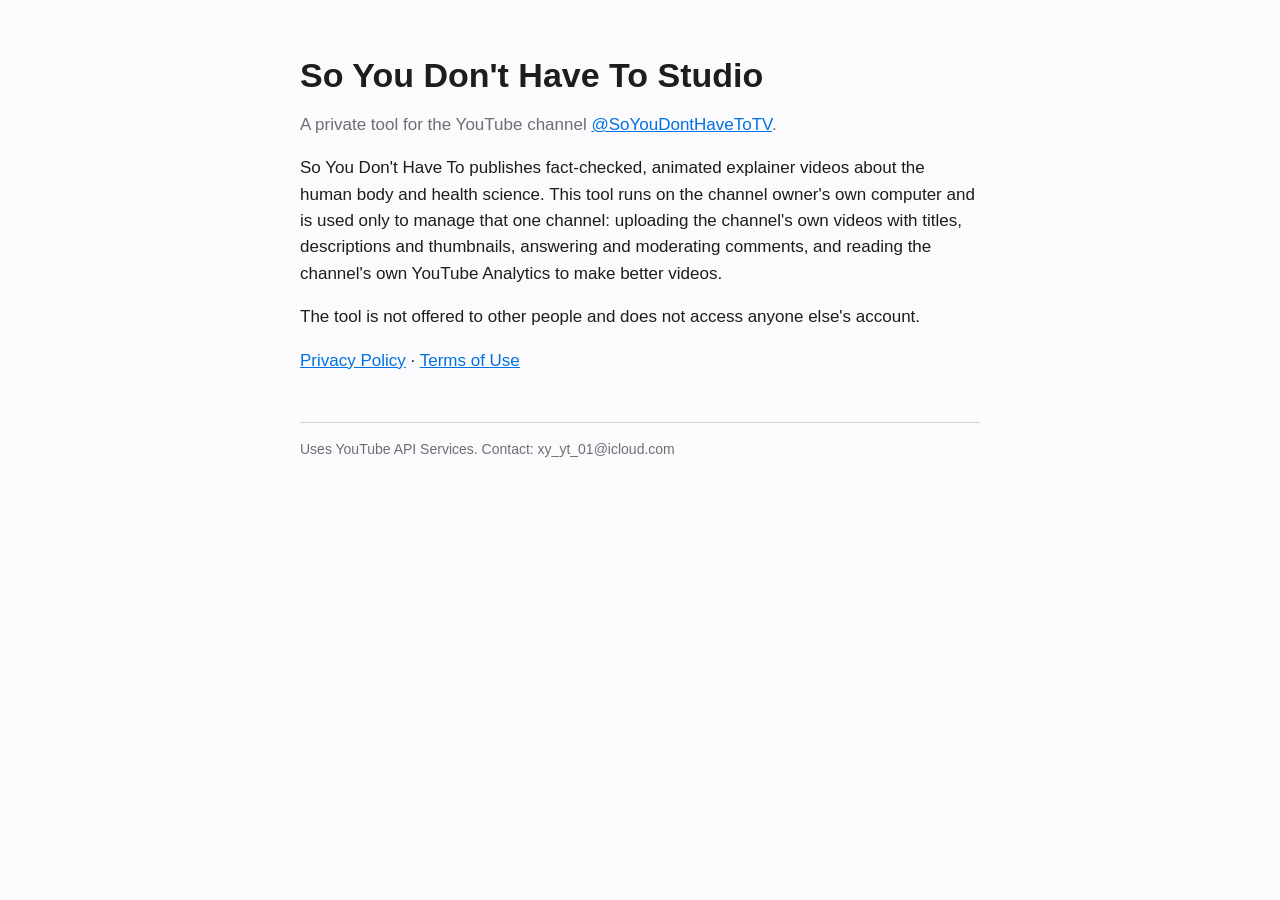
<file: index.html>
<!doctype html><html lang="en"><head><meta charset="utf-8"><meta name="viewport" content="width=device-width,initial-scale=1">
<title>So You Don't Have To Studio</title><link rel="stylesheet" href="style.css"></head><body><main>
<h1>So You Don't Have To Studio</h1>
<p class="mute">A private tool for the YouTube channel <a href="https://www.youtube.com/@SoYouDontHaveToTV">@SoYouDontHaveToTV</a>.</p>
<p>So You Don't Have To publishes fact-checked, animated explainer videos about the human body and health science. This tool runs on the channel owner's own computer and is used only to manage that one channel: uploading the channel's own videos with titles, descriptions and thumbnails, answering and moderating comments, and reading the channel's own YouTube Analytics to make better videos.</p>
<p>The tool is not offered to other people and does not access anyone else's account.</p>
<p><a href="privacy.html">Privacy Policy</a> · <a href="terms.html">Terms of Use</a></p>
<footer>Uses YouTube API Services. Contact: xy_yt_01@icloud.com</footer>
</main></body></html>
</file>
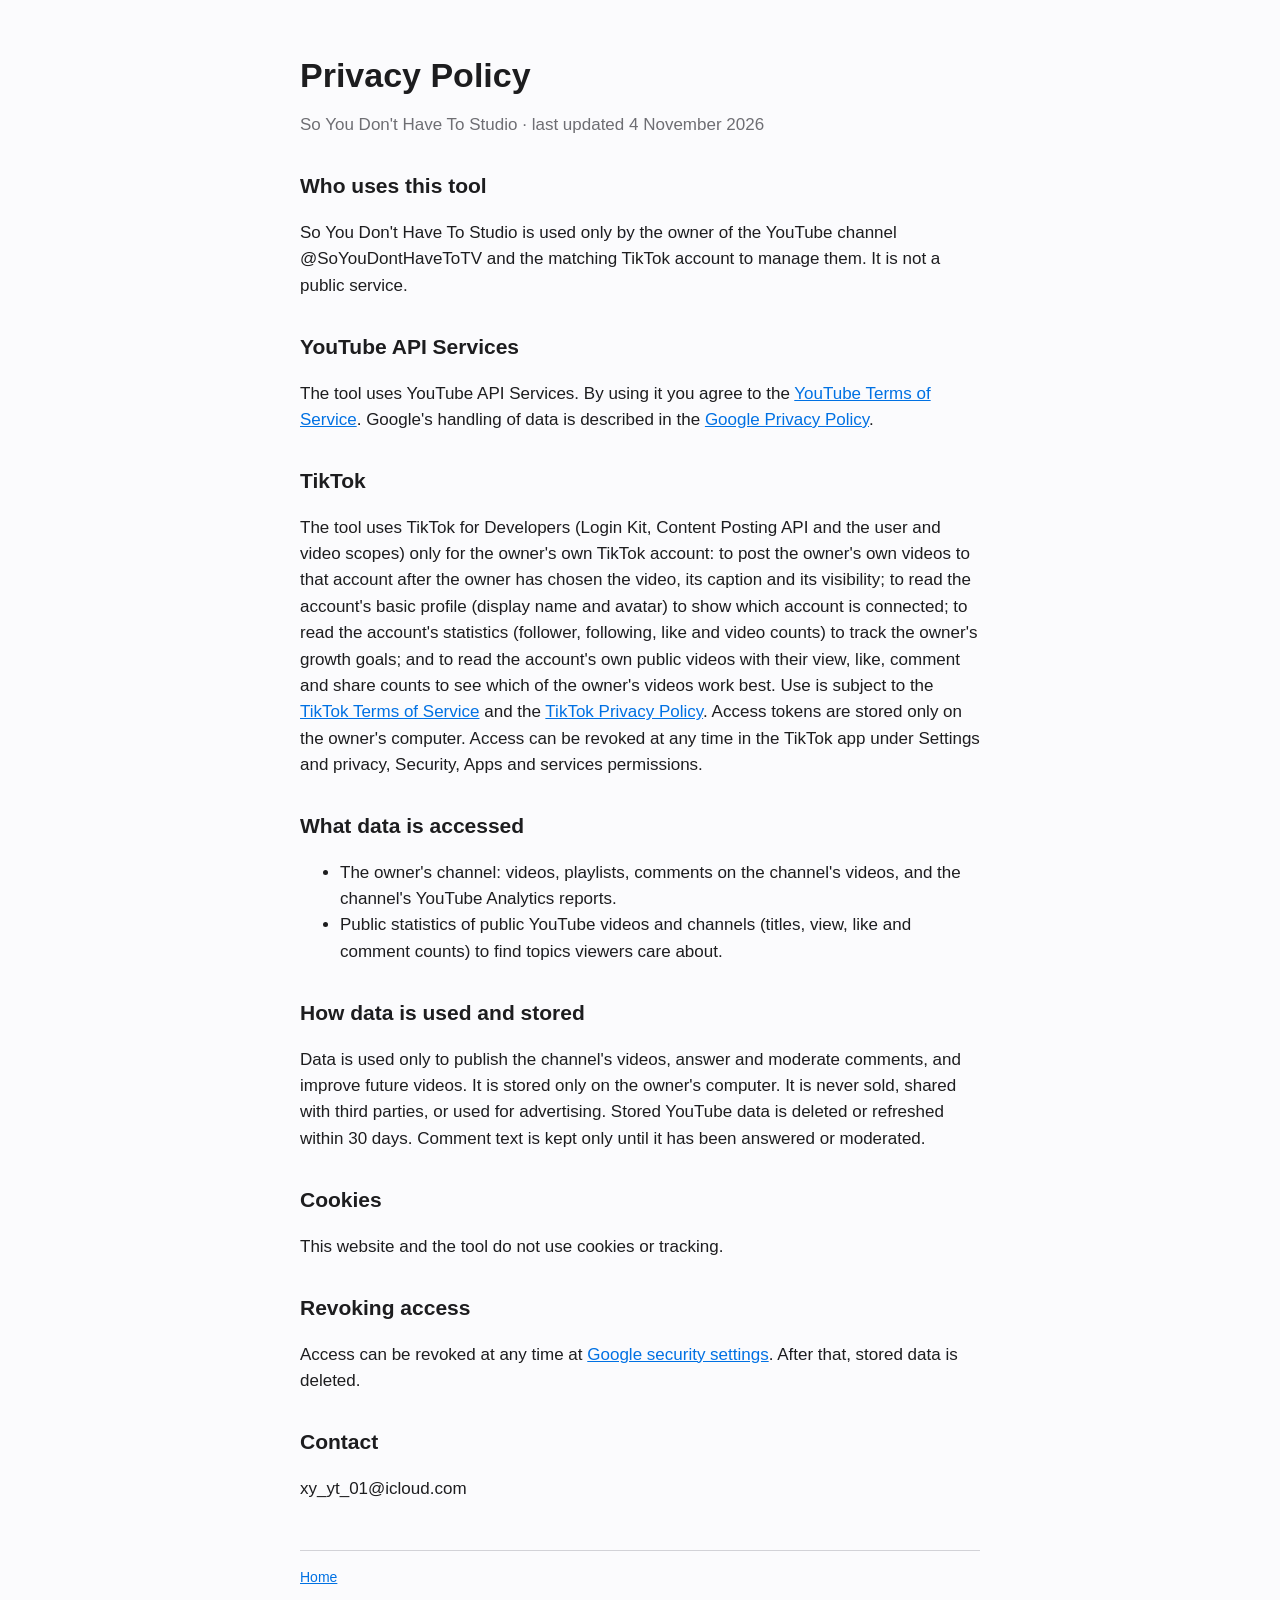
<file: privacy.html>
<!doctype html><html lang="en"><head><meta charset="utf-8"><meta name="viewport" content="width=device-width,initial-scale=1">
<title>Privacy Policy</title><link rel="stylesheet" href="style.css"></head><body><main>
<h1>Privacy Policy</h1><p class="mute">So You Don't Have To Studio · last updated 4 November 2026</p>
<h2>Who uses this tool</h2><p>So You Don't Have To Studio is used only by the owner of the YouTube channel @SoYouDontHaveToTV and the matching TikTok account to manage them. It is not a public service.</p>
<h2>YouTube API Services</h2><p>The tool uses YouTube API Services. By using it you agree to the <a href="https://www.youtube.com/t/terms">YouTube Terms of Service</a>. Google's handling of data is described in the <a href="https://policies.google.com/privacy">Google Privacy Policy</a>.</p>
<h2>TikTok</h2><p>The tool uses TikTok for Developers (Login Kit, Content Posting API and the user and video scopes) only for the owner's own TikTok account: to post the owner's own videos to that account after the owner has chosen the video, its caption and its visibility; to read the account's basic profile (display name and avatar) to show which account is connected; to read the account's statistics (follower, following, like and video counts) to track the owner's growth goals; and to read the account's own public videos with their view, like, comment and share counts to see which of the owner's videos work best. Use is subject to the <a href="https://www.tiktok.com/legal/terms-of-service">TikTok Terms of Service</a> and the <a href="https://www.tiktok.com/legal/privacy-policy">TikTok Privacy Policy</a>. Access tokens are stored only on the owner's computer. Access can be revoked at any time in the TikTok app under Settings and privacy, Security, Apps and services permissions.</p>
<h2>What data is accessed</h2><ul><li>The owner's channel: videos, playlists, comments on the channel's videos, and the channel's YouTube Analytics reports.</li><li>Public statistics of public YouTube videos and channels (titles, view, like and comment counts) to find topics viewers care about.</li></ul>
<h2>How data is used and stored</h2><p>Data is used only to publish the channel's videos, answer and moderate comments, and improve future videos. It is stored only on the owner's computer. It is never sold, shared with third parties, or used for advertising. Stored YouTube data is deleted or refreshed within 30 days. Comment text is kept only until it has been answered or moderated.</p>
<h2>Cookies</h2><p>This website and the tool do not use cookies or tracking.</p>
<h2>Revoking access</h2><p>Access can be revoked at any time at <a href="https://security.google.com/settings/security/permissions">Google security settings</a>. After that, stored data is deleted.</p>
<h2>Contact</h2><p>xy_yt_01@icloud.com</p>
<footer><a href="index.html">Home</a></footer></main></body></html>
</file>
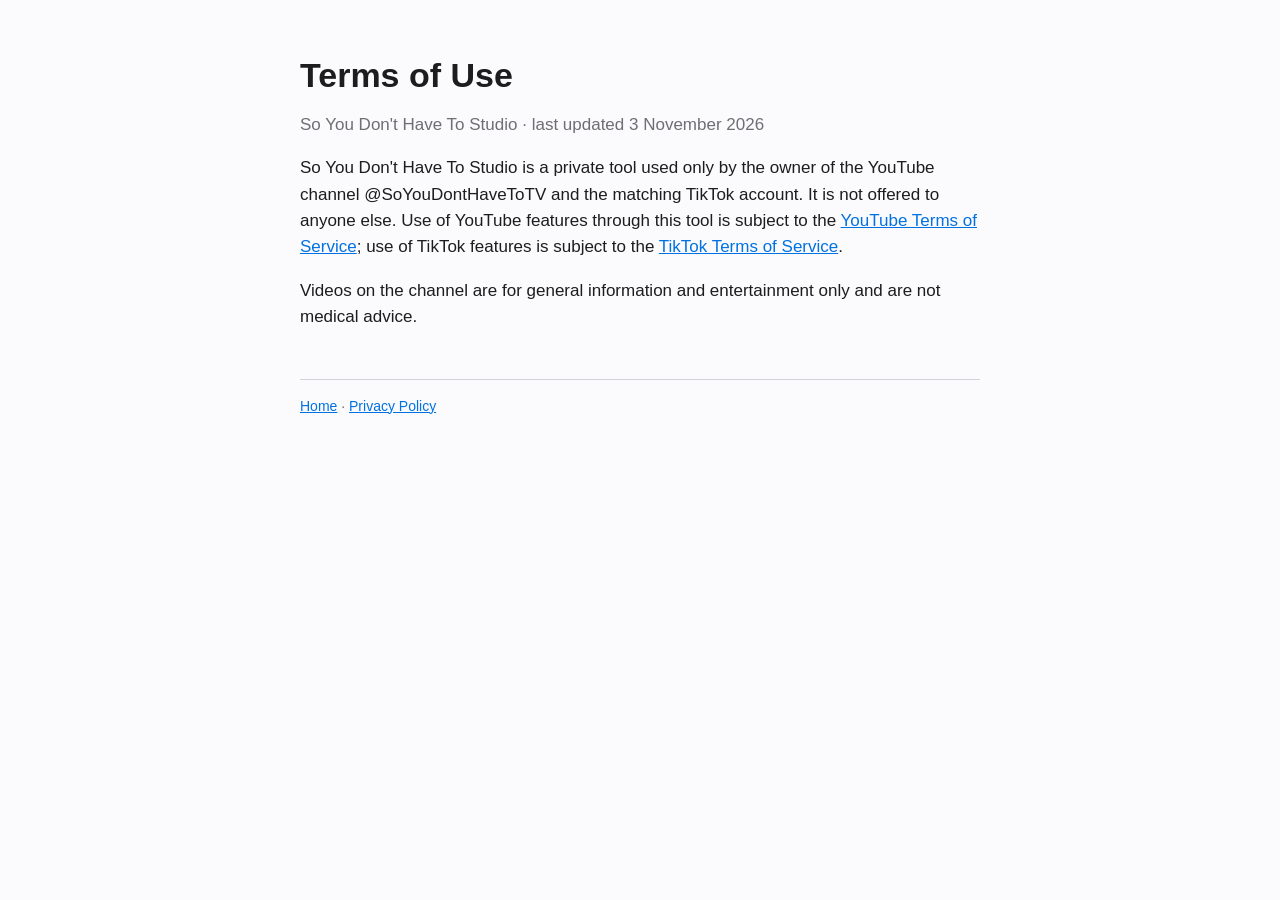
<file: terms.html>
<!doctype html><html lang="en"><head><meta charset="utf-8"><meta name="viewport" content="width=device-width,initial-scale=1">
<title>Terms of Use</title><link rel="stylesheet" href="style.css"></head><body><main>
<h1>Terms of Use</h1><p class="mute">So You Don't Have To Studio · last updated 3 November 2026</p>
<p>So You Don't Have To Studio is a private tool used only by the owner of the YouTube channel @SoYouDontHaveToTV and the matching TikTok account. It is not offered to anyone else. Use of YouTube features through this tool is subject to the <a href="https://www.youtube.com/t/terms">YouTube Terms of Service</a>; use of TikTok features is subject to the <a href="https://www.tiktok.com/legal/terms-of-service">TikTok Terms of Service</a>.</p>
<p>Videos on the channel are for general information and entertainment only and are not medical advice.</p>
<footer><a href="index.html">Home</a> · <a href="privacy.html">Privacy Policy</a></footer></main></body></html>
</file>
<file: style.css>
:root{--bg:#fbfbfd;--fg:#1d1d1f;--mute:#6e6e73;--line:#d2d2d7;--accent:#0071e3}
@media (prefers-color-scheme:dark){:root{--bg:#000;--fg:#f5f5f7;--mute:#a1a1a6;--line:#38383d;--accent:#2997ff}}
body{margin:0;background:var(--bg);color:var(--fg);font:17px/1.55 -apple-system,BlinkMacSystemFont,"Helvetica Neue",sans-serif}
main{max-width:680px;margin:0 auto;padding:56px 20px}h1{font-size:34px;line-height:1.15;margin:0 0 12px}
h2{font-size:21px;margin:32px 0 8px}p,li{color:var(--fg)}.mute{color:var(--mute)}a{color:var(--accent)}
footer{margin-top:48px;padding-top:16px;border-top:1px solid var(--line);font-size:14px;color:var(--mute)}
</file>
